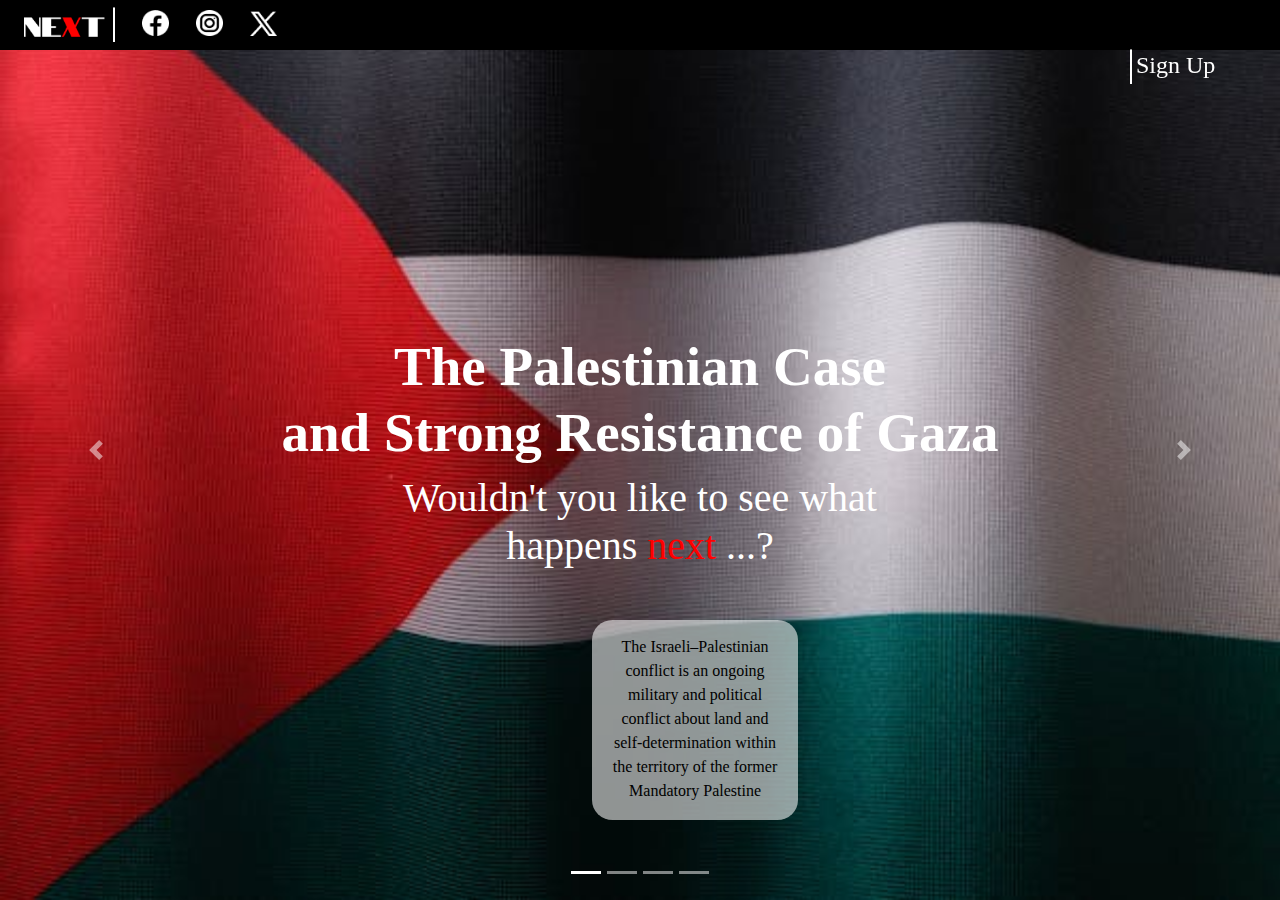
<file: index.html>
<html> 
    <head>
         <title> Home </title>
         <link rel="stylesheet" type="text/css" href="css/style2.css">

          <div class="boot">
            <meta charset="utf-8">
            <meta name="viewport" content="width=device-width, initial-scale=1">
            <link rel="stylesheet" href="https://cdn.jsdelivr.net/npm/bootstrap@4.6.2/dist/css/bootstrap.min.css">
            <script src="https://cdn.jsdelivr.net/npm/jquery@3.7.1/dist/jquery.slim.min.js"></script>
            <script src="https://cdn.jsdelivr.net/npm/popper.js@1.16.1/dist/umd/popper.min.js"></script>
            <script src="https://cdn.jsdelivr.net/npm/bootstrap@4.6.2/dist/js/bootstrap.bundle.min.js"></script>
          </div> 
          
        </head> 
   
    <body > 

      <header>
         <div id="b1">
           <div id="container">
            <a href="index.html"><img src="images/NEXT.png" id="next"> </a>
            <img src="images/line.png"  id="line">
            <a href="https://www.facebook.com/?locale=ar_AR"> <img src="images/Facebook (1).png" id="facebook"></a>
            <a href="https://www.instagram.com/accounts/login/?hl=ar"><img src="images/IG.png" id="instagram"></a>
            <a href="https://x.com/?lang=ar"> <img src="images/X.png" id="X"></a>
                 <a class="text1" href="login.html"> Log In  </a> 
                 <img src="images/line.png" alt="line" id="line2">
                 <a  class="text" href="register.html"> Sign Up  </a>
           </div>
         </div> 
      </header>
 
                <div id="demo" class="carousel slide" data-ride="carousel">
                    <ul class="carousel-indicators">
                      <li data-target="#demo" data-slide-to="0" class="active"></li>
                      <li data-target="#demo" data-slide-to="1"></li>
                      <li data-target="#demo" data-slide-to="2"></li>
                      <li data-target="#demo" data-slide-to="3"></li>
                    </ul>
                 
                    <div class="carousel-inner">
                      <div class="carousel-item active">
                        <img src="images/palestine1.jpg" alt="Los Angeles" width="1100" height="500">
                        <div class="carousel-caption">
                            <h1 class="font1">The Palestinian Case<br>
                                and Strong Resistance of Gaza<br> 
                            </h1>
                          <h3 class="font2">Wouldn't you like to see what <br>happens <a class="lin"  href="https://en.wikipedia.org/wiki/Israeli%E2%80%93Palestinian_conflict">next</a> ...?</h3>
                          <div class="box">The Israeli–Palestinian conflict is an ongoing military and political conflict about land and self-determination within the territory of the former Mandatory Palestine </div>
                        </div>   
                      </div>

                      <div class="carousel-item">
                        <img src="images/forest.jpg" alt="Chicago" width="1100" height="500">
                        <div class="carousel-caption">
                            <h1 class="font1">Desertification<br>
                                and Transplant Problems<br>
                            </h1>
                          <h3 class="font2">Wouldn't you like to see what <br>happens <a class="lin" href="https://en.wikipedia.org/wiki/Desertification">next</a> ...?</h3>
                          <div class="box">Desertification is a type of gradual land degradation of fertile land into arid desert due to a combination of natural processes and human activities.The immediate cause of desertification .</div>
                        </div>   
                        </div>   

                      <div class="carousel-item">
                        <img src="images/food2.jpg" alt="New York" width="1100" height="500">
                        <div class="carousel-caption">
                            <h1 class="font1">Fast Food<br>
                              and Health Problems
                            </h1>
                          <h3 class="font2">Wouldn't you like to see what <br>happens <a class="lin" href="https://en.wikipedia.org/wiki/Fast_food">next</a> ...?</h3>
                          <div class="box">Fast food is a type of mass-produced food designed for commercial resale, with a strong priority placed on speed of service. Fast food is a commercial term, limited to food sold in a restaurant or frozen</div>
                        </div>   
                        </div>  
                        
                        <div class="carousel-item">
                          <img src="images/sport.jpg" alt="New York" width="1100" height="500">
                          <div class="carousel-caption">
                              <h1 class="font1">Sports<br>
                                  and Strengthen Your Muscles<br> 
                              </h1>
                            <h3 class="font2">Wouldn't you like to see what <br>happens <a class="lin" href="https://en.wikipedia.org/wiki/Sport">next</a> ...?</h3>
                            <div class="box">Sport is a form of physical activity or game.[1] Often competitive and organized, sports use, maintain, or improve physical ability and skills. They also provide enjoyment to participants .</div>
                          </div>   
                          </div>  

                    </div>
                    <a class="carousel-control-prev" href="#demo" data-slide="prev">
                      <span class="carousel-control-prev-icon"></span>
                    </a>
                    <a class="carousel-control-next" href="#demo" data-slide="next">
                      <span class="carousel-control-next-icon"></span>
                    </a>
                  </div> 

                  
                
             
</body>

</html>
</file>
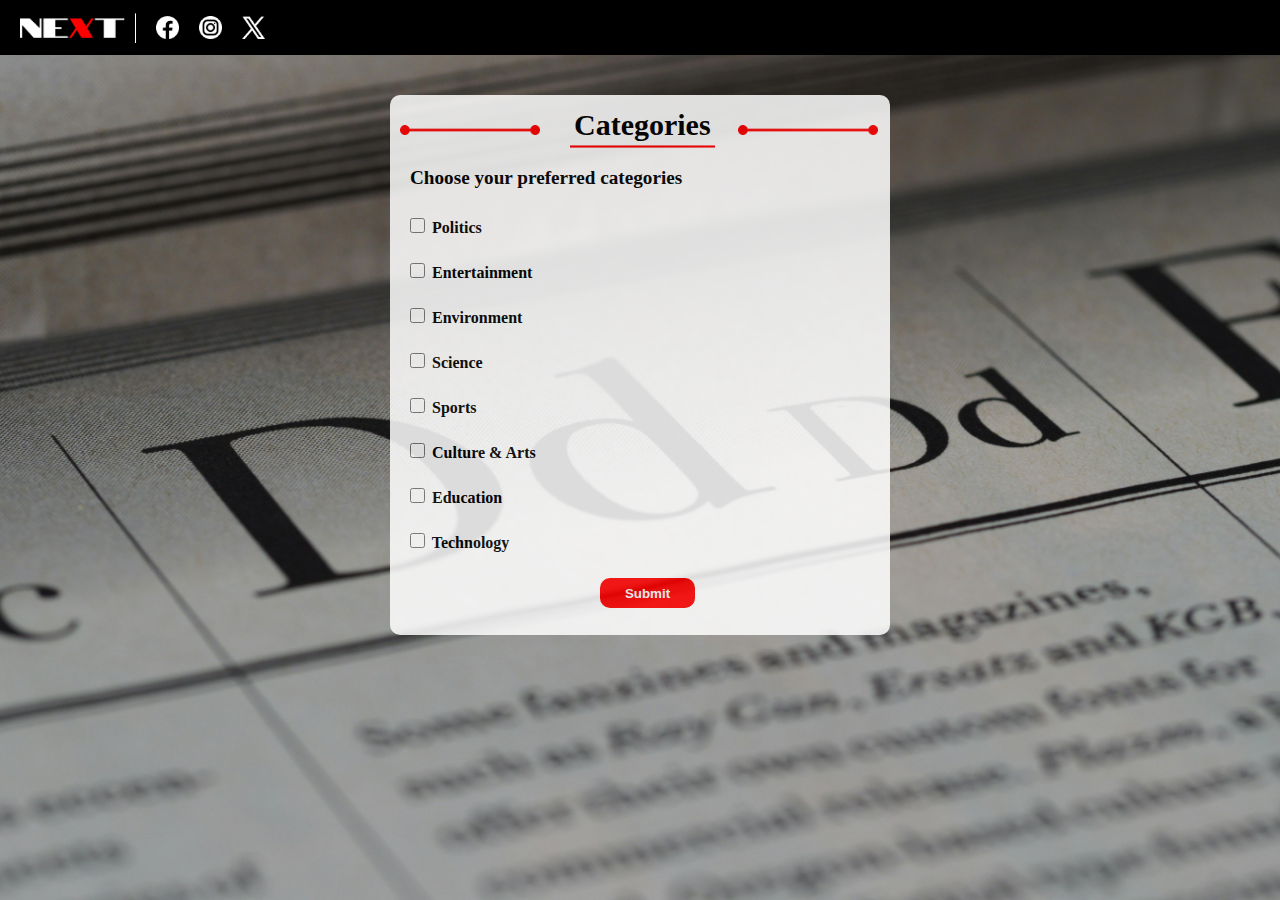
<file: categories.html>
<html>
    <head> <title> Categories </title></head>
    <link rel="stylesheet" type="text/css" href="css/style.css">
        <body>
            <div id="b1">
                <div class="container"> 
                    <a href="index.html"><img src="images/NEXT.png" id="next"> </a>
                    <img src="images/line.png"  id="line">
                    <a href="https://www.facebook.com/?locale=ar_AR"> <img src="images/Facebook (1).png" id="facebook"></a>
                    <a href="https://www.instagram.com/accounts/login/?hl=ar"><img src="images/IG.png" id="instagram"></a>
                    <a href="https://x.com/?lang=ar"> <img src="images/X.png" id="X"></a>
                    <a href="https://www.youtube.com/shorts/41iWg91yFv0">
                         <div id="text1"> 
                        FAQs 
                     </div>
                     </a>
                     <img src="images/line.png" alt="line" id="line">
                   <a href="https://www.youtube.com/watch?v=QwLvrnlfdNo"><div id="text2"> About Us </div> </a> 
                    </div>
        <div class="box-style-c"> <img src="images/Style Horizontal.png" id="StHoriC">
            <span class="category-text">Categories </span>
         <img src="images/Style Horizontal.png" id="StHoriC2">
         <img src="images/red line.png" id="redlineC"> 
         <form id="checklist">
                <p id="choice"> Choose your preferred categories  </p>
               <input type="checkbox" name="category" id="option" value="Politics"> Politics 
               <br>
                <input type="checkbox" name="category" id="option"  value="Entertainment"> Entertainment 
           <br>
                <input type="checkbox" name="category" id="option"  value="Environment"> Environment
           <br>
                <input type="checkbox" name="category" id="option" value="Science"> Science
           <br>
                <input type="checkbox" name="category" id="option"  value="Sports"> Sports
           <br>
                <input type="checkbox" name="category" id="option"  value="Culture & Arts"> Culture & Arts
           <br>
                <input type="checkbox" name="category" id="option"  value="Education"> Education
           <br>
                <input type="checkbox" name="category" id="option"  value="Technology"> Technology <br>
                <button type="button" class="button2"> Submit </button>
        </form>        


        <script src="js/categories.js"></script>
</html>
</file>
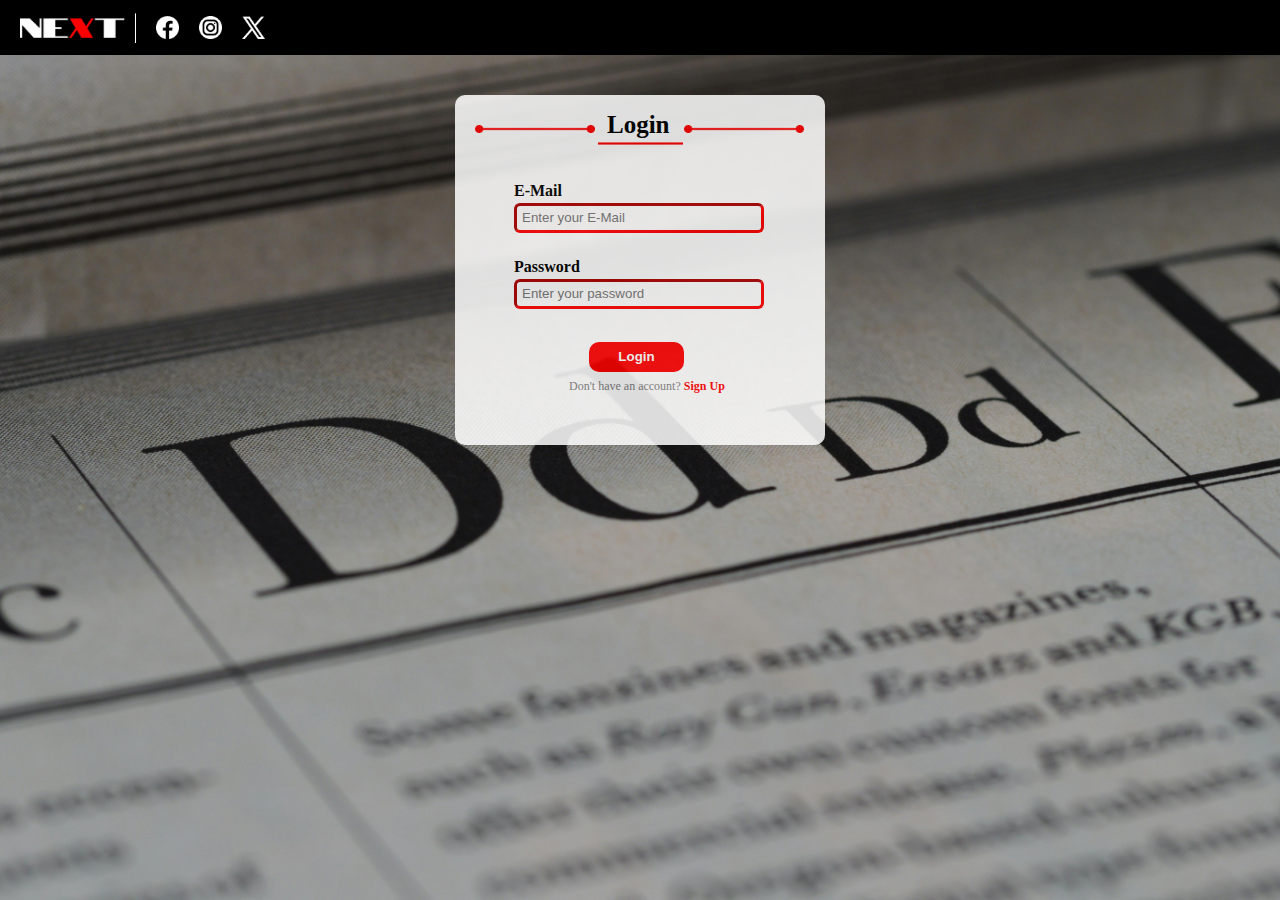
<file: login.html>
<html> 
    <head> <title> Login </title></head>
    <link rel="stylesheet" type="text/css" href="css/style.css">
        <body>
            <div id="b1">
                <div class="container"> 
                    <a href="index.html"><img src="images/NEXT.png" id="next"> </a>
                    <img src="images/line.png"  id="line">
                    <a href="https://www.facebook.com/?locale=ar_AR"> <img src="images/Facebook (1).png" id="facebook"></a>
                    <a href="https://www.instagram.com/accounts/login/?hl=ar"><img src="images/IG.png" id="instagram"></a>
                    <a href="https://x.com/?lang=ar"> <img src="images/X.png" id="X"></a>
                    <a href="https://www.youtube.com/shorts/41iWg91yFv0">
                         <div id="text1"> 
                        FAQs 
                     </div>
                     </a>
                     <img src="images/line.png" alt="line" id="line">
                   <a href="https://www.youtube.com/watch?v=QwLvrnlfdNo"><div id="text2"> About Us </div> </a> 
                    </div>
        <div class="box-style-login"> <img src="images/Style Horizontal.png" id="StHoriL1">
            <span class="login-text">Login</span>
         <img src="images/Style Horizontal.png" id="StHoriL2">
         <img src="images/red line.png" id="redline2">
         <form class="form2">
    <label for="email"> E-Mail </label>
    <input type ="text" id="email" name="email"  placeholder="Enter your E-Mail"/> <br>
    <label for="password"> Password </label>
    <input type ="password" id="password" name="password"  placeholder="Enter your password"/> <br>
    <button type="button" class="button"> Login </button> <br>
   <span id="haveacc"> Don't have an account? </span>
   <a href="register.html" class="account">Sign Up</a> </form> </div>             
            </div> 

            <script src="js/login.js"></script>
</body>
</html>
</file>
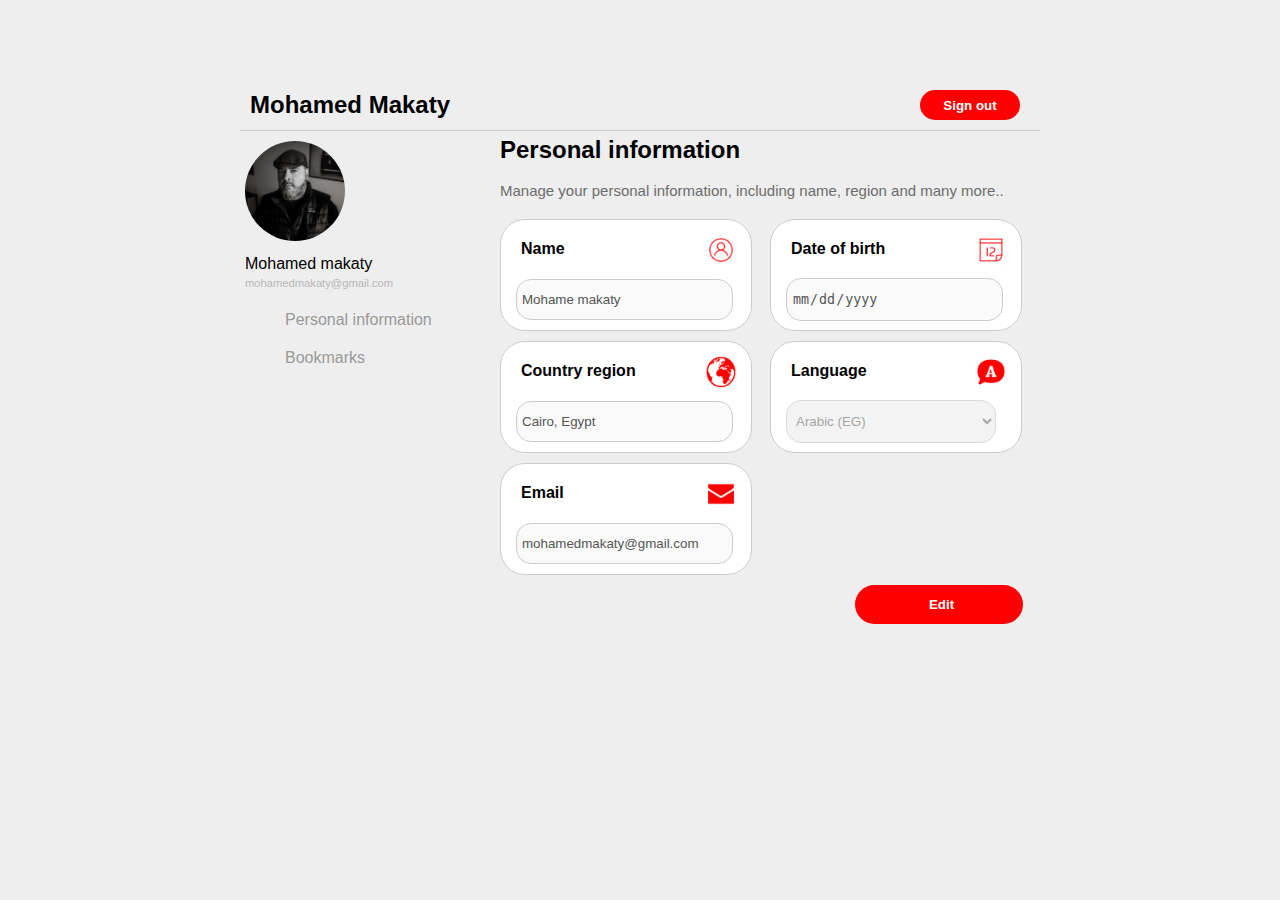
<file: profile_personalInfo.html>
<!DOCTYPE html>

<html>
  <head>
    <meta charset="UTF-8" />
    <meta name="author" conten="moahemd makaty" />
    <link rel="stylesheet" href="css/profile_personalInfo.css" />
    <script type="text/javascript" src="JS/profile_personalInfo.js"></script>

    <title>Welcome to our website!</title>
  </head>

  <body>
    <div id="mainDiv">
      <div id="usernameHeader">
        <h2 class="username_h2">Mohamed Makaty</h2>
        <input type="button" value="Sign out" id="Sign_out_button" />
      </div>

      <div id="sidebyside">
        <div id="sideBar">
          <img src="images/man.jpg" height="100" width="100" id="profile_pic" />
          <br />
          <label id="username">Mohamed makaty</label>
          <br />
          <label id="email">mohamedmakaty@gmail.com</label>
          <br />

          <ul id="subLinks_list">
            <li><a href="/profile_personalInfo.html" class="sectionText">Personal information</a></li>
            <li><a href="/profile_bookmarks.html" class="sectionText">Bookmarks</a></li>
          </ul>
        </div>

        <div id="userInformation">
          <h2 class="personal_information_header">Personal information</h3>
          <br />
          <p class="hint_info">Manage your personal information, including name, region and many more..</p>

          <div id="cards">

            <div id="changeName" class="cards_element">
                <h4 class="card_content">Name</h4>
                <img src="icons/pfp.png" class="card_img" >
                
                <div class="break"></div>
                <input type="text" id="changeNameBox"class="card_content" value="Mohame makaty" disabled="disabled">
                

            </div>
            
            <div id="changeDOB" class="cards_element">
              <h4 class="card_content">Date of birth</h4>

              <img src="icons/date.png" class="card_img" >
                
                <div class="break"></div>
                <input type="date" id="changeDOBBox" class="card_content" disabled="disabled">
            </div>

            <div id="changeRegion" class="cards_element">
              <h4 class="card_content">Country region</h4>

              <img src="icons/region.png" class="card_img" >
                
                <div class="break"></div>
                <input type="text" id="changeCountryBox" class="card_content" value="Cairo, Egypt" disabled="disabled">
            </div>

            <div id="changeLanguage" class="cards_element">
              <h4 class="card_content">Language</h4>

              <img src="icons/lang.png" class="card_img" >
                
                <div class="break"></div>
                <select class="card_content" id="changeLangBox" disabled="disabled">
                    <option>Arabic (EG)</option>
                    <option>English (US)</option>
                </select>
            </div>

            <div id="changeEmail" class="cards_element">
              <h4 class="card_content">Email</h4>

              <img src="icons/email.png" class="card_img" >
                
                <div class="break"></div>
                <input type="text" id="changeMailBox" class="card_content" value="mohamedmakaty@gmail.com" disabled="disabled">
            </div>


          </div>
          
          <input type="button" id="editInfoButton" value="Edit" class="regular_button" onClick="onEditClick()">

        </div>
      </div>
    </div>
  </body>
</html>
</file>
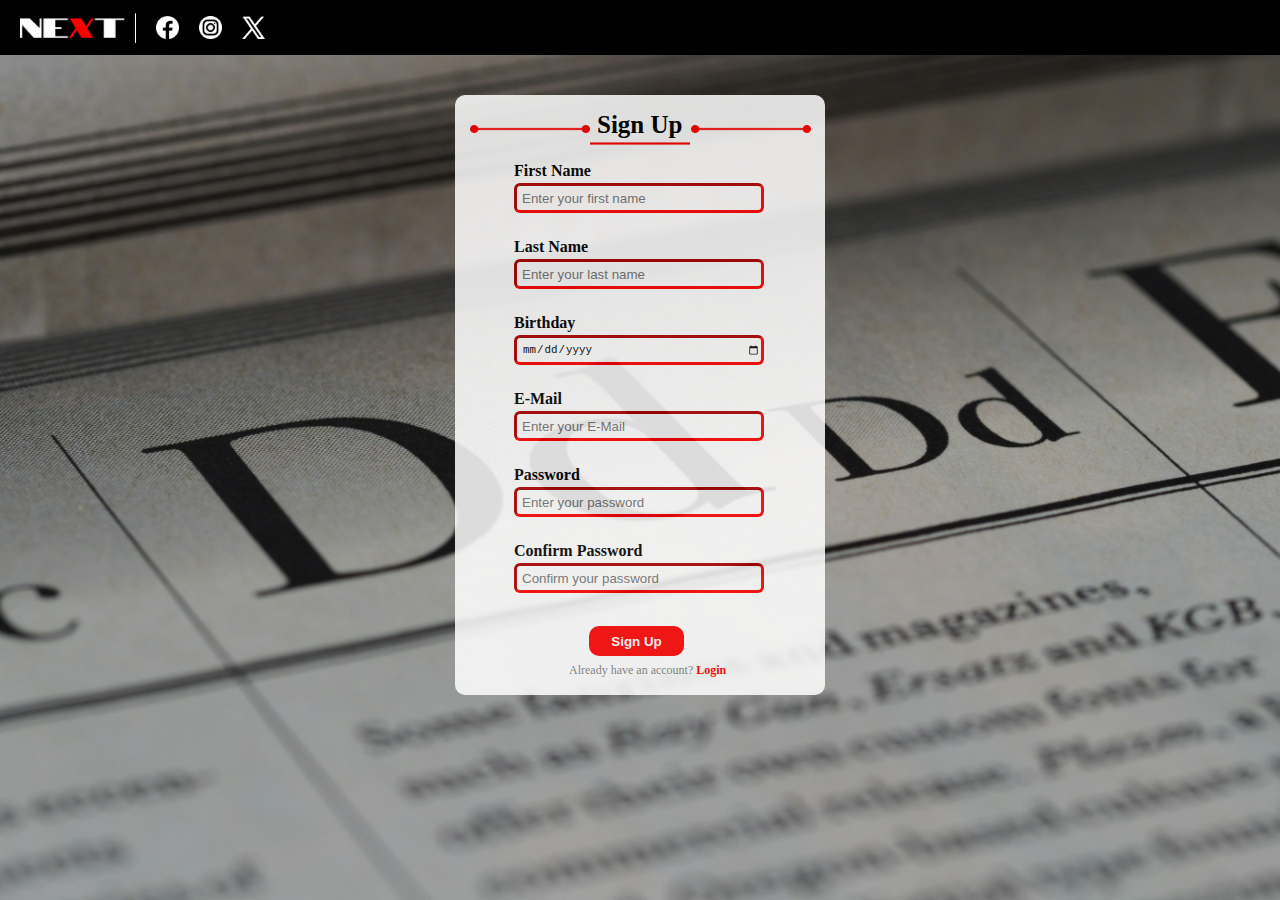
<file: register.html>
<html> 
    <head> <title> Sign up </title></head>
    <link rel="stylesheet" type="text/css" href="css/style.css">
        <body>
            <div id="b1">
                <div class="container"> 
                    <a href="index.html"><img src="images/NEXT.png" id="next"> </a>
                    <img src="images/line.png"  id="line">
                    <a href="https://www.facebook.com/?locale=ar_AR"> <img src="images/Facebook (1).png" id="facebook"></a>
                    <a href="https://www.instagram.com/accounts/login/?hl=ar"><img src="images/IG.png" id="instagram"></a>
                    <a href="https://x.com/?lang=ar"> <img src="images/X.png" id="X"></a>
                    <a href="https://www.youtube.com/shorts/41iWg91yFv0">
                         <div id="text1"> 
                        FAQs 
                     </div>
                     </a>
                     <img src="images/line.png" alt="line" id="line">
                   <a href="https://www.youtube.com/watch?v=QwLvrnlfdNo"><div id="text2"> About Us </div> </a> 
                    </div>
        <div class="box-style"> <img src="images/Style Horizontal.png" id="StHori">
            <span class="signup-text">Sign Up</span>
         <img src="images/Style Horizontal.png" id="StHori2">
         <img src="images/red line.png" id="redline">
         <form class="form">
            <label for="fname"> First Name </label>
            <input type ="text" id="fname" name="fname"  placeholder="Enter your first name"/> <br>
           <label for="lname"> Last Name </label>
    <input type ="text" id="lname" name="lname"  placeholder="Enter your last name"/> <br>
    <label for="bday"> Birthday </label>
   <input type ="date" id="bday" name="bday"/> <br> 
    <label for="email"> E-Mail </label>
    <input type ="text" id="email" name="email"  placeholder="Enter your E-Mail"/> <br>
    <label for="password"> Password </label>
    <input type ="password" id="password" name="password"  placeholder="Enter your password"/> <br>
    <label for="cpassword"> Confirm Password </label>
    <input type ="password" id="cpassword" name="cpassword"  placeholder="Confirm your password"/> <br>
    <button type="button" class="button"> Sign Up </button> <br>
   <span id="haveacc"> Already have an account? </span>
   <a href="login.html" class="account">Login</a> </form> </div>             
            </div> 



            <script src="js/register.js"></script>
</body>
</html>
</file>
<file: css/style2.css>
*{
    margin: 0;
    padding: 0;
    box-sizing: 0;
}
.boot{
    position: fixed;
    padding-top: 40px;
}
header{
    width: 100%;
     position: absolute;
     z-index: 2;  
}
.carousel-inner img {
    width: 100%;
    height: 100%;
    z-index: 1;
} 
#b1 {
    background-size: 100% 100%;
    background-position: center;
    font-family: 'Times New Roman', Times, serif;
    width: 100%;
    height: 50px;
    background-color: black;
}
.container {
    display: flex; 
    justify-content: space-between;  
    align-items: center;
    align-content: center;
    box-sizing: border-box;
    width:100%;
    font-family: 'Times New Roman', Times, serif;
    color:white;
}
#next{
   /* float: left; */
  width: 105px;
  height:20px;
  align-items: left; 
  padding-left: 24px;
  margin-top: 12px;

}
.text1{
    margin-left: 1050px;
    text-decoration: none;
    font-size: 24px;
    font-family: 'Times New Roman', Times, serif;
    color:white;
    position: absolute;
    margin-top: 5px;
    font-style: bold;
}
.text{
    text-decoration: none;
    font-size: 24px;
    font-family: 'Times New Roman', Times, serif;
    color:white;
    position: absolute;
    margin-left: 4px;
    margin-top: 5px;
    font-style: bold;
}

#line {
         height: 35px;
        width: 2px; 
        margin-top: 7px;
        margin-left: 4px;
}
#line2 {
    height: 35px;
   width: 2px; 
   margin-top: 7px;
   margin-left: 1130px;
}         
#Facebook{
           width:50px;
           height:26px;
           padding-left: 23px;
           margin-top: 4px;
}
#instagram{
           width:50px;
           height:26px;
           padding-left: 23px;
           margin-top: 4px;
}
#X{
           width:50px;
           height:25px;
           padding-left: 23px;
           margin-top: 4px;
}
.font1{
    font-size: 55px;
    font-weight: bold;
}
.font2{
    font-size: 40px;
}
.carousel-caption{
    font-family: 'Times New Roman', Times, serif;
    color:white;
}
.box{
    width: 23%;
    height:200px;
    background-color: rgba(255, 255, 255, 0.566);
    border-radius: 10%;
    border-color: black;
    margin-left: 400px;
    margin-bottom: 40px;
    text-align: center;
    padding:15px;
    color: black;
    margin-top: 50px;
}
.lin{
    text-decoration: none;
    color: red;
}
</file>
<file: css/style.css>
#b1 {
  background-image: url("../images/Newspaper\ Background.jpg");  
  background-size: 100% 100%;
  background-position: center;
  font-family: 'Times New Roman', Times, serif;
  width: 100%;
  height: 100%;
}
body
{
  display: flex; 
  justify-content: space-between;
  align-content: center;
}

body, html {
  margin: 0;
  padding: 0;
  height: 100%;
}
.container {
  display: flex; 
  justify-content: space-between;  
  align-items: center;
  align-content: center;
  box-sizing: border-box;
  width:100%;
  background-color: black;
  height:55px;
  font-family: 'Times New Roman', Times, serif;
  color:white;
}

#next{
float: left;
width: 105px;
height:20px;
align-items: left;
padding-left: 20px; 
}

#line {
 padding-left: 10px;
 height: 30px;
 width: 2px;
}

#Facebook{
    width:23px;
    height:23px;
    padding-left: 20px;
}

#instagram{
    width:23px;
    height:23px;
    padding-left: 20px;
}

#X{
    width:23px;
    height:23px;
    padding-left: 20px;
}

#text1 {
font-size: 20px;
font-style: bold;
padding-left: 1050px;;
}
 
#text2
 {
    font-size: 20px;
    font-style: bold;
    padding-right: 5px;
 }
 
#formbox
{
    align-items: center;
 }
 
 .box-style {
    background-color: white;
    border-radius: 10px;
    width:370px;
    height:600px;
    margin:auto;
    margin-top: 40px;
    margin-bottom: 0%;
    opacity: 85%;
  }
  .box-style-login {
    background-color: white;
    border-radius: 10px;
    width:370px;
    height:350px;
    margin:auto;
    margin-top: 40px;
    margin-bottom: 0%;
    opacity: 85%;
  }
  #StHori
  {
    width: 120px;
    padding-top: 30px;
    padding-left: 15px;
  }

  #StHoriL1
  {
    width: 120px;
    padding-top: 30px;
    padding-left: 20px;
  }

  #StHori2
  {
    width: 120px;
  padding-left: 5px;
  }

  #StHoriL2
  {
    width: 120px;
  padding-left: 10px;
  }
  
  .signup-text{
    font-size: 25px;
    padding-left: 3px;
    font-weight: bold;
  }

  .login-text{
    font-size: 25px;
    padding-left: 8px;
    font-weight: bold;
  }

  #redline
  {
  padding-left: 135px;
  width:100px;
  padding-top: 3px;
  }
  
  #redline2
  {
  padding-left: 143px;
  width:85px;
  padding-top: 3px;
  }
  
  .form
  {
   padding:0 59px;
  font-weight: bold;
  margin-top:10px;
  }

  .form2
  {
   padding:0 59px;
  font-weight: bold;
  margin-top:30px;
  }

 label, input {
  display: block;
}
input{
  border-color: red;
  border-radius: 6px;
  border-width: 3px;
  width: 250px;
  height: 30px;
  padding-left: 5px;
  font-size: smaller;
}
label{
 padding-bottom: 3px;
 padding-top: 7px;
}
button
{
  background-color: red;
  color:white;
  margin-top: 15px;
  margin-left: 75px;
  margin-bottom: 7px;
  width: 95px;
  height:30px;
  border:none;
  border-radius: 10px;
  font-weight: bold;
  cursor: pointer;
}
#haveacc
{
font-size: small;
color:gray;
font-weight: 500;
padding-left: 55px;
font-size: 12;

}
.account
{
  color:red;
  font-size: 12px;
}
a.account:link
{
  color:red;
  text-decoration: none;
}
a.account:active
{
  text-decoration:underline;
  color:black;
}
a.account:visited{
  color:rgb(255, 0, 157)
}
a.account:hover{
  color:red;
  text-decoration: underline;
}
a:link{
color:white;
text-decoration: none;
}
a:hover{
text-decoration: underline;
}
a:active{
  color:blue;
}
a:visited{
  color:white;
  text-decoration: none;
}
.category-text{
  font-size: 30px;
  font-weight: bold;
  padding-left: 30px;
}
.box-style-c{
  background-color: white;
  border-radius: 10px;
  width:500px;
  height:540px;
  margin:auto;
  margin-top: 40px;
  margin-bottom: 0%;
  opacity: 85%;
  font-weight: bold;
}
#StHoriC
{
  width: 140px;
  padding-top: 30px;
  padding-left: 10px;
}
#StHoriC2
  {
    width: 140px;
    padding-left: 20px;
  }
  #redlineC
  {
  padding-left: 180px;
  width:145px;
  height: 3px;
  padding-top: 3px;
  }
  input[type="checkbox"] {
    width: 15px; 
    height: 15px;
    /*transform: scale(0.8); */
    display: inline;
    margin-bottom:20px ;
    margin-left: 20px;
    margin-top: 10px;
  }
  #choice{
    margin-left: 20px;
    font-size: larger;
    font-weight: bold;
  }
.button2
{
  background-color: red;
  color:white;
  margin-top:10px;
  margin-left: 210px;
  width: 95px;
  height:30px;
  border:none;
  border-radius: 10px;
  font-weight: bold;
  cursor: pointer;
}
/* delete it */
.delete{
  color: black !important;
  font-size: 50px;
 margin: auto;
}
</file>
<file: css/profile_personalInfo.css>
body {
    font-family:Arial, Helvetica, sans-serif;
    background-color: #EEE;
}

#Sign_out_button {
    border-radius: 20px;
    width: 100px;
    height: 30px;
    margin-left: auto;
    margin-right: 20px;
    color:white;
    background-color: #ff0000;
    font-weight: bold;
    border: none;

}


input[type=button]:hover {
    
    transition: 0.2s;
    cursor: pointer;
    background-color: rgb(255, 46, 46) !important;
}

h2 {
    font-family:Arial, Helvetica, sans-serif;
}

h2.username_h2 {
    padding: 5px 10px 5px 10px;
    text-align: center;

}

h2.personal_information_header {
    margin: 5px 5px 0px 20px;


}

#mainDiv {
    width: 800px;
    margin: 80px auto auto auto;
}

#usernameHeader {
    padding-bottom: 0px;

    height: 50px;
    display:flex;
  
    align-items: center;
    border-bottom: 1px solid #CCC; 
}

#profile_pic {
    border-radius: 50px;
}

#sideBar {
    width: 30%;
    height: 500px;
    position: -webkit-sticky;
    position: sticky;
    top: 0;
    
 
}

#email {
    font-size: 70%;
    margin: 10px 5px 10px 5px;
    color:rgb(182, 182, 182);
}

a.sectionText:link {
    color:rgb(153, 153, 153);
    text-decoration: none;
}

a.sectionText:active {
    color:rgb(141, 0, 0);
}

a.sectionText:visited {
    color:rgb(153, 153, 153);
}

a.sectionText:hover {
    color:rgb(255, 54, 54);
}






li {
    list-style: none;
    margin: 20px 5px 10px 5px;
}

#username {
    margin: 10px 5px 10px 5px;
}


img {
    margin: 10px 5px 10px 5px;
}


#userInformation {
    width:70%;
}


#sidebyside {
    display:flex;
    height: 100%;
}


#cards {
    display: grid;
    grid-template-columns: repeat(2, 1fr);
    gap: 10px;
    margin: 20px 10px 20px 20px;
}

.cards_element {
    border-style: solid;
    border-color:#ccc;
    border-radius: 25px;
    border-width: 1px;
    background-color: rgb(255, 255, 255);
    width: 240px;
    height: 100px;
    padding: 5px;
    display: flex;
    flex-wrap: wrap;
}

p.hint_info {
    font-size: 15px;
    margin: 0 5px 5px 20px;
    color:#6c6c6c
}

h4.card_content {
    margin: 15px auto auto 15px;

}

.card_img {
    width: 40px;
    height: 40px;
    margin-top: 5px;
}

.break {
    height: 0px;
    flex-basis: 100%;
}

p.card_content {
    margin: -30px auto auto 15px;
    color:#565656;
    font-size: 13px;
}

input[type=text].card_content, input[type=date].card_content, select {
    border-radius: 20px;
    padding: 12px 0px 12px 5px;
    margin: -10px auto auto 10px;
    border: 1px solid #ccc;
    border-radius: 15px; 
    width: 210px;
    
}

input[type=date].card_content:enabled, select:enabled {
    cursor: pointer;
}

.regular_button {
    width: 30%;
    background-color: #ff0000;
    color: white;
    padding: 12px 0px 12px 5px;
    margin: -10px 10px 10px 375px;
    border: none;
    border-radius: 20px;
    font-weight: bold;
}
</file>
